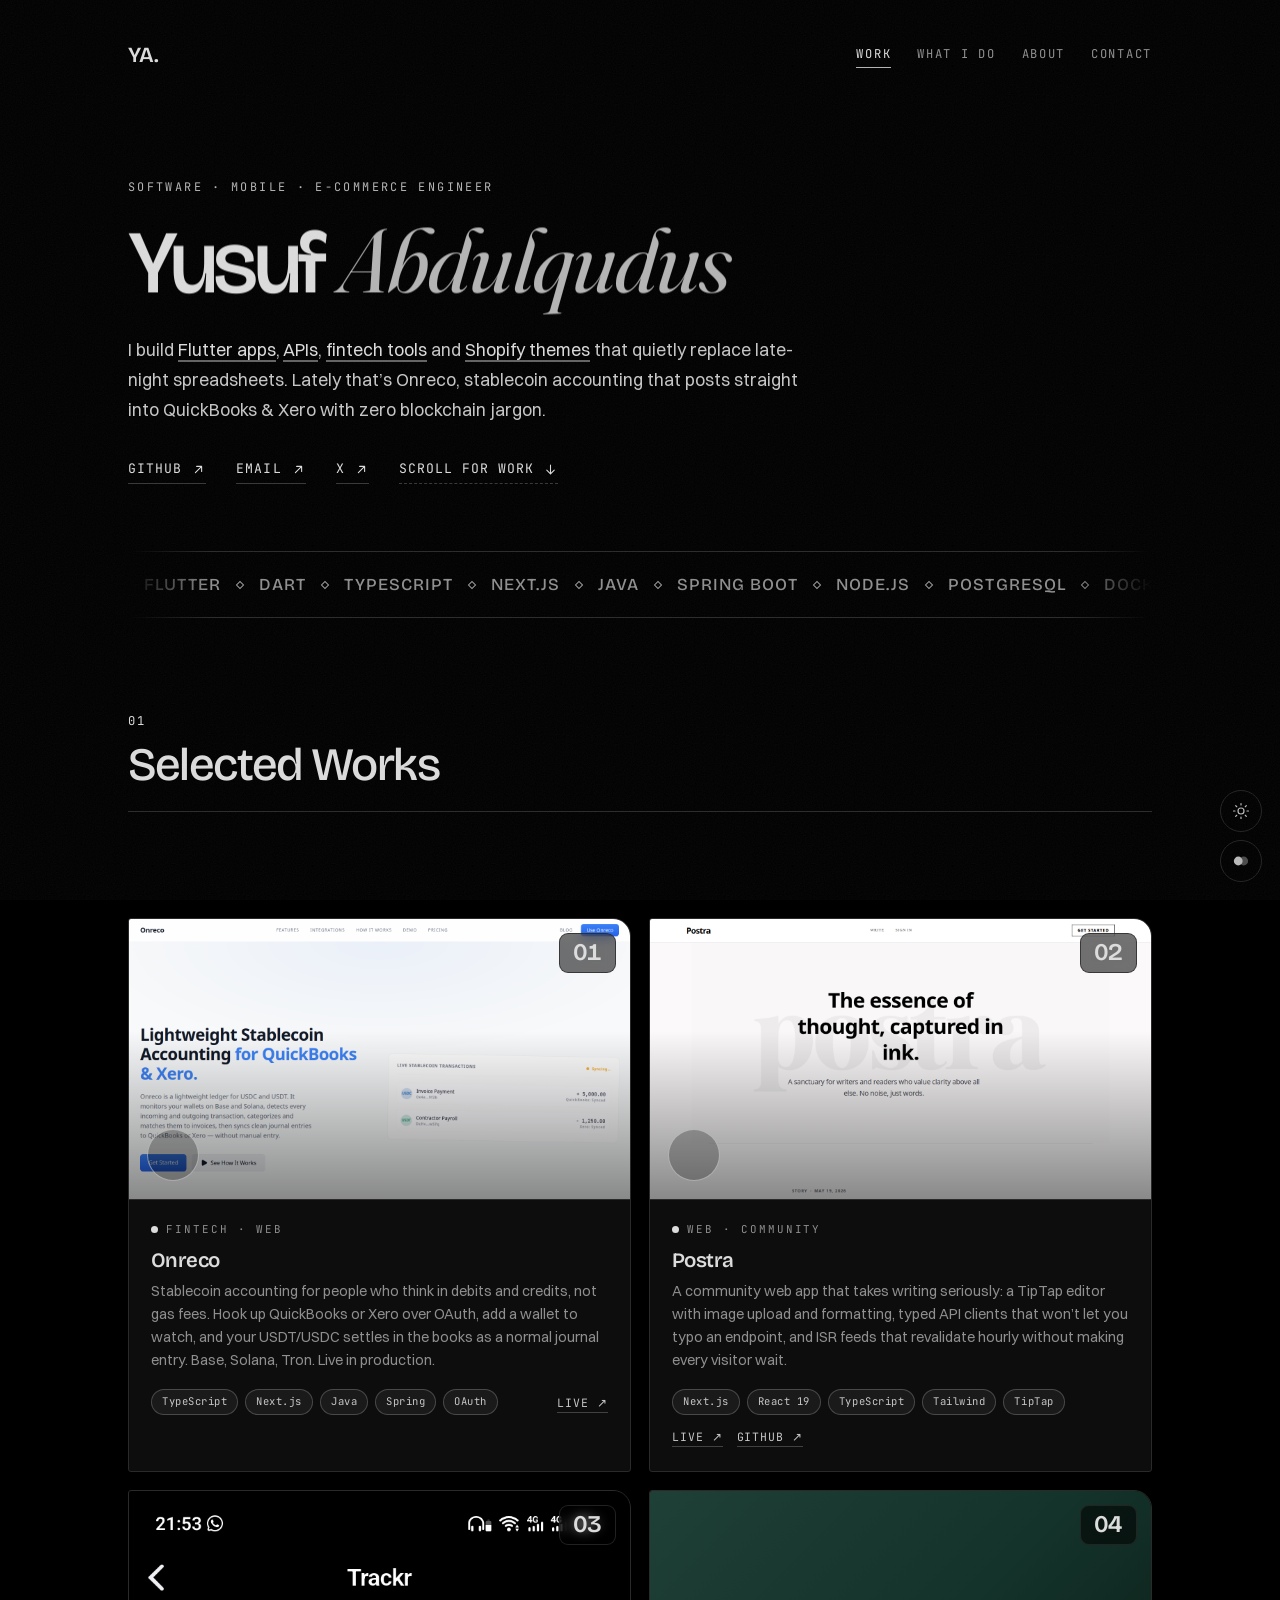
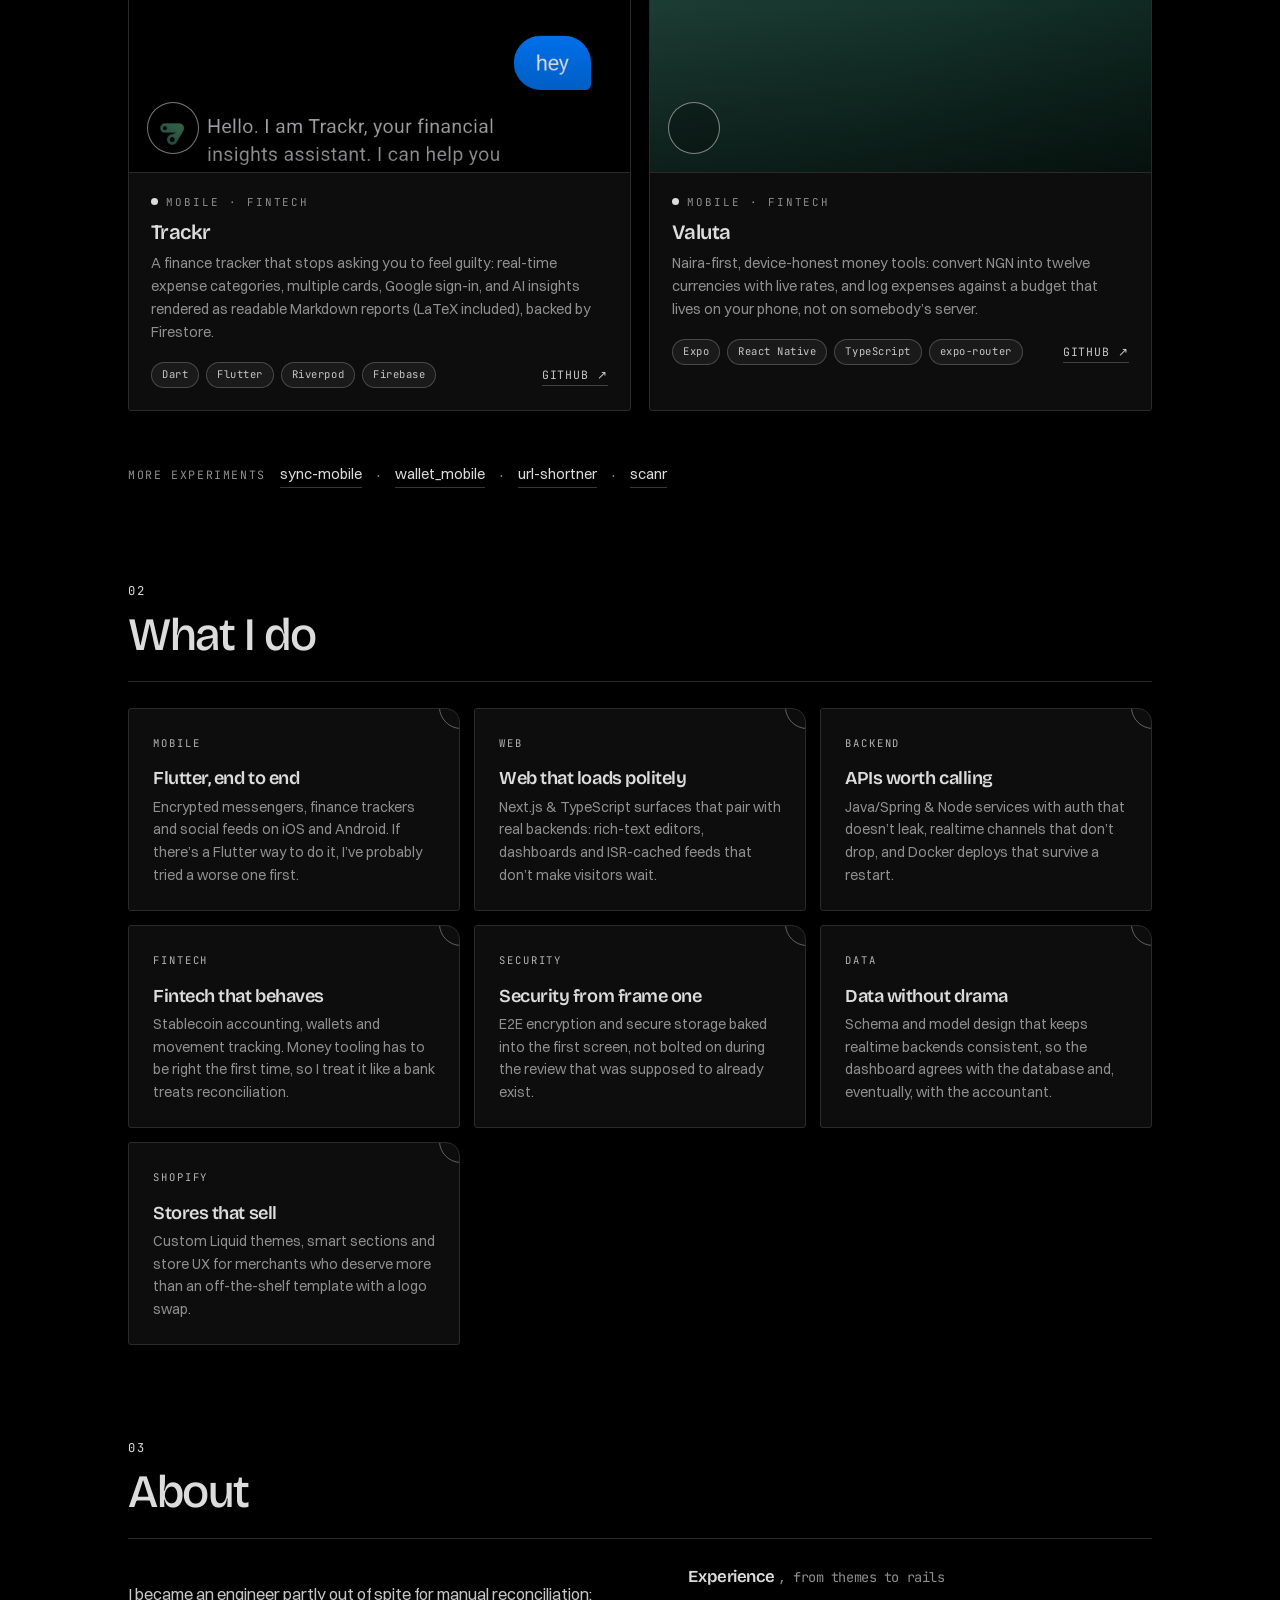
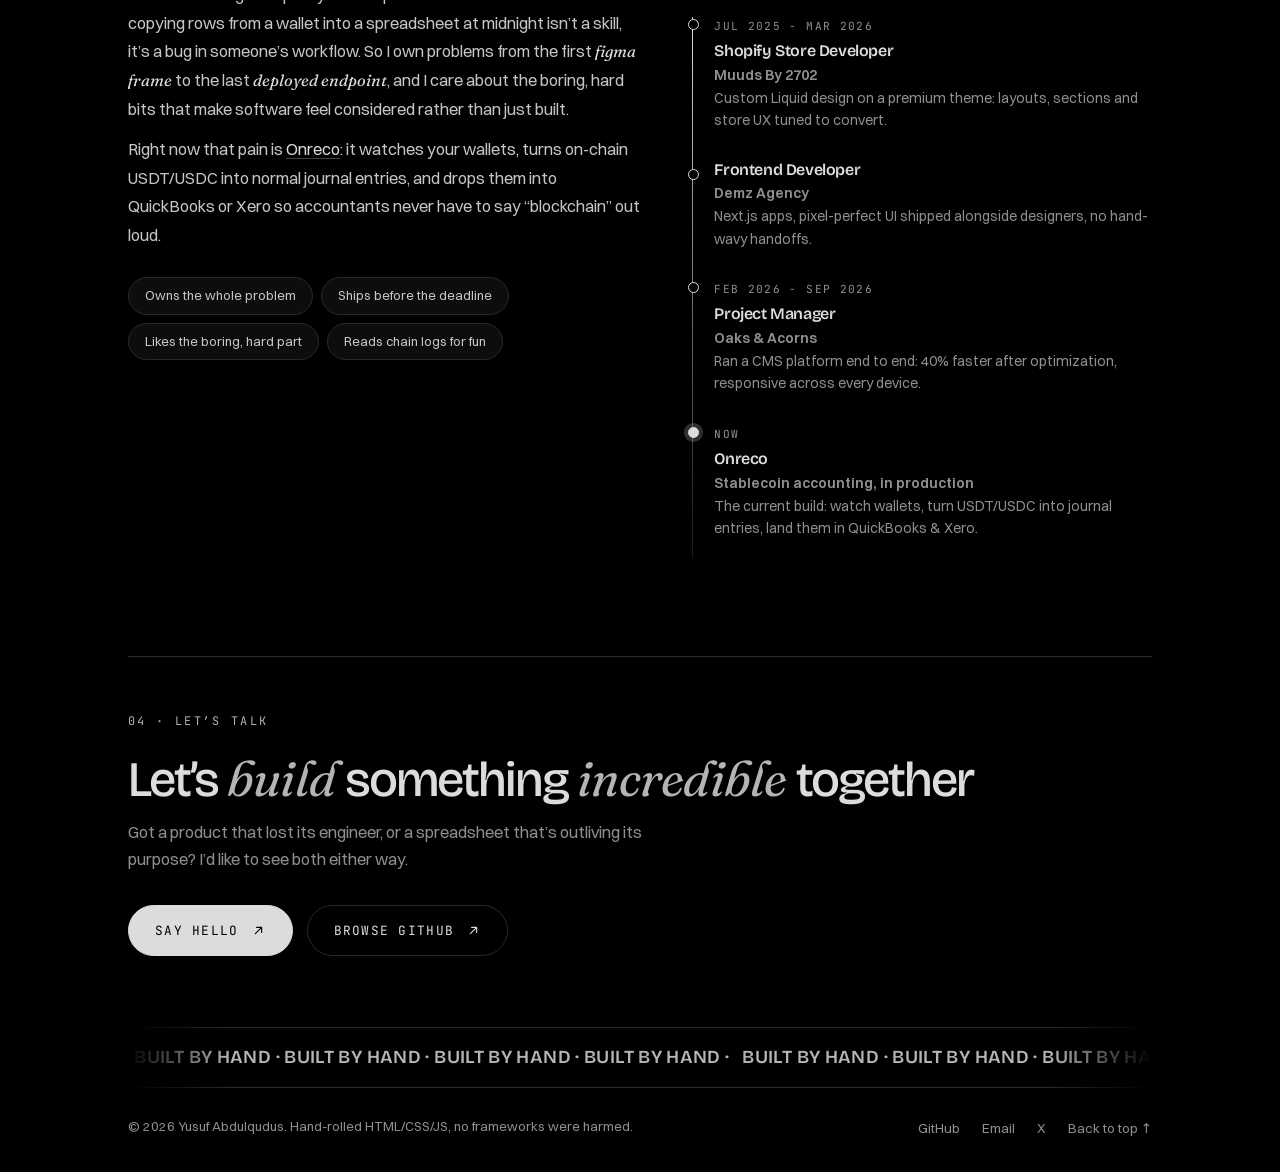
<file: index.html>
<!DOCTYPE html>
<html lang="en" data-palette="mono" data-theme="dark">
<head>
    <meta charset="UTF-8">
    <meta name="viewport" content="width=device-width, initial-scale=1.0">
    <meta name="description" content="Yusuf Abdulqudus, a software, mobile &amp; e-commerce engineer building Flutter apps, fintech tools, Liquid themes and the APIs behind them.">
    <meta name="theme-color" content="#000000">
    <link rel="canonical" href="https://techifydev1.github.io/yusuf-abdulqudus/">
    <meta property="og:type" content="website">
    <meta property="og:site_name" content="Yusuf Abdulqudus">
    <meta property="og:title" content="Yusuf Abdulqudus | Software, Mobile &amp; E-commerce Engineer">
    <meta property="og:description" content="Software, mobile &amp; e-commerce engineer building Flutter apps, fintech tools, Liquid themes and the APIs behind them.">
    <meta property="og:url" content="https://techifydev1.github.io/yusuf-abdulqudus/">
    <meta property="og:image" content="https://techifydev1.github.io/yusuf-abdulqudus/assets/images/og-image.png">
    <meta property="og:image:secure_url" content="https://techifydev1.github.io/yusuf-abdulqudus/assets/images/og-image.png">
    <meta property="og:image:width" content="1200">
    <meta property="og:image:height" content="630">
    <meta property="og:image:alt" content="Yusuf Abdulqudus, Software, Mobile &amp; E-commerce Engineer">
    <meta name="twitter:card" content="summary_large_image">
    <meta name="twitter:site" content="@techifydevx">
    <meta name="twitter:title" content="Yusuf Abdulqudus | Software, Mobile &amp; E-commerce Engineer">
    <meta name="twitter:description" content="Software, mobile &amp; e-commerce engineer building Flutter apps, fintech tools, Liquid themes and the APIs behind them.">
    <meta name="twitter:image" content="https://techifydev1.github.io/yusuf-abdulqudus/assets/images/og-image.png">
    <title>Yusuf Abdulqudus | Software, Mobile &amp; E-commerce Engineer</title>

    <link rel="icon" type="image/svg+xml" href="assets/favicon.svg">

    <link rel="preload" href="assets/fonts/bricolage-grotesque-latin.woff2" as="font" type="font/woff2" crossorigin>
    <link rel="stylesheet" href="css/fonts.css">
    <link rel="stylesheet" href="css/main.css">
</head>
<body>

    <div class="progress" id="progress" aria-hidden="true"></div>
    <div class="grain" aria-hidden="true"></div>

    <div class="wrap">

        <header class="site-nav reveal">
            <a class="brand" href="#top" aria-label="Back to top">
                YA<span class="brand-dot">.</span>
            </a>
            <nav class="nav-links" aria-label="Primary">
                <a href="#work">Work</a>
                <a href="#skills">What I do</a>
                <a href="#about">About</a>
                <a href="#contact">Contact</a>
            </nav>
        </header>

        <main>

            <!-- Hero -->
            <section class="hero" id="top">
                <p class="eyebrow reveal">Software · Mobile · E-commerce Engineer</p>
                <h1 class="hero-title">
                    Yusuf <span class="serif">Abdulqudus</span>
                </h1>
                <p class="lede reveal" style="--reveal-delay:.12s">
                    I build <em>Flutter apps</em>, <em>APIs</em>, <em>fintech tools</em>
                    and <em>Shopify themes</em> that quietly replace late-night spreadsheets.
                    Lately that’s Onreco, stablecoin accounting that posts straight into
                    QuickBooks &amp; Xero with zero blockchain jargon.
                </p>
                <div class="hero-links reveal" style="--reveal-delay:.18s">
                    <a class="text-link" href="https://github.com/techifydev1" target="_blank" rel="noopener">
                        <span class="link-label">GitHub</span>
                        <svg viewBox="0 0 24 24" aria-hidden="true"><path d="M7 17L17 7M9 7h8v8"/></svg>
                    </a>
                    <a class="text-link" href="mailto:" data-mailto>
                        <span class="link-label">Email</span>
                        <svg viewBox="0 0 24 24" aria-hidden="true"><path d="M7 17L17 7M9 7h8v8"/></svg>
                    </a>
                    <a class="text-link" href="https://x.com/techifydevx" target="_blank" rel="noopener">
                        <span class="link-label">X</span>
                        <svg viewBox="0 0 24 24" aria-hidden="true"><path d="M7 17L17 7M9 7h8v8"/></svg>
                    </a>
                    <a class="text-link" href="#work">
                        <span class="link-label">Scroll for work</span>
                        <svg viewBox="0 0 24 24" aria-hidden="true"><path d="M12 5v14M6 13l6 6 6-6"/></svg>
                    </a>
                </div>
            </section>

            <!-- Tool marquee -->
            <div class="marquee" aria-hidden="true">
                <div class="marquee-track" id="marqueeTrack">
                    <span>Flutter</span><i></i><span>Dart</span><i></i><span>TypeScript</span><i></i>
                    <span>Next.js</span><i></i><span>Java</span><i></i><span>Spring Boot</span><i></i>
                    <span>Node.js</span><i></i><span>PostgreSQL</span><i></i><span>Docker</span><i></i>
                    <span>React Native</span><i></i><span>Swift</span><i></i><span>Kotlin</span><i></i>
                    <span>Shopify</span><i></i><span>Liquid</span><i></i>
                </div>
            </div>

            <!-- Selected works -->
            <section class="section" id="work">
                <span class="section-head reveal">
                    <span class="index">01</span>
                    <h2>Selected Works</h2>
                </span>
                <p class="section-intro reveal">
                    A short list of things I’ve made that people can touch. One through-line:
                    finish the hard 10%, then polish the remaining 90%. A couple are live,
                    the rest are open source. Tap a card.
                </p>
                <div class="work-grid" id="workGrid">
                    <noscript>
                        <p class="muted">Enable JavaScript to load the project cards, or browse the
                        <a href="https://github.com/techifydev1" target="_blank" rel="noopener">GitHub profile</a>.</p>
                    </noscript>
                </div>
                <div class="more-row reveal">
                    <span class="more-label">More experiments</span>
                    <ul class="more-list" id="moreList"></ul>
                </div>
            </section>

            <!-- What I do -->
            <section class="section" id="skills">
                <span class="section-head reveal">
                    <span class="index">02</span>
                    <h2>What I do</h2>
                </span>
                <div class="skill-grid">
                    <article class="card card--plain reveal">
                        <span class="card-tag">Mobile</span>
                        <h3>Flutter, end to end</h3>
                        <p>Encrypted messengers, finance trackers and social feeds on iOS and Android. If there’s a Flutter way to do it, I’ve probably tried a worse one first.</p>
                    </article>
                    <article class="card card--plain reveal" style="--reveal-delay:.05s">
                        <span class="card-tag">Web</span>
                        <h3>Web that loads politely</h3>
                        <p>Next.js &amp; TypeScript surfaces that pair with real backends: rich-text editors, dashboards and ISR-cached feeds that don’t make visitors wait.</p>
                    </article>
                    <article class="card card--plain reveal" style="--reveal-delay:.1s">
                        <span class="card-tag">Backend</span>
                        <h3>APIs worth calling</h3>
                        <p>Java/Spring &amp; Node services with auth that doesn’t leak, realtime channels that don’t drop, and Docker deploys that survive a restart.</p>
                    </article>
                    <article class="card card--plain reveal">
                        <span class="card-tag">Fintech</span>
                        <h3>Fintech that behaves</h3>
                        <p>Stablecoin accounting, wallets and movement tracking. Money tooling has to be right the first time, so I treat it like a bank treats reconciliation.</p>
                    </article>
                    <article class="card card--plain reveal" style="--reveal-delay:.05s">
                        <span class="card-tag">Security</span>
                        <h3>Security from frame one</h3>
                        <p>E2E encryption and secure storage baked into the first screen, not bolted on during the review that was supposed to already exist.</p>
                    </article>
                    <article class="card card--plain reveal" style="--reveal-delay:.1s">
                        <span class="card-tag">Data</span>
                        <h3>Data without drama</h3>
                        <p>Schema and model design that keeps realtime backends consistent, so the dashboard agrees with the database and, eventually, with the accountant.</p>
                    </article>
                    <article class="card card--plain reveal">
                        <span class="card-tag">Shopify</span>
                        <h3>Stores that sell</h3>
                        <p>Custom Liquid themes, smart sections and store UX for merchants who deserve more than an off-the-shelf template with a logo swap.</p>
                    </article>
                </div>
            </section>

            <!-- About + timeline -->
            <section class="section" id="about">
                <span class="section-head reveal">
                    <span class="index">03</span>
                    <h2>About</h2>
                </span>

                <div class="about-grid">
                    <div class="about-copy">
                        <p class="reveal">
                            I became an engineer partly out of spite for manual reconciliation:
                            copying rows from a wallet into a spreadsheet at midnight isn’t a
                            skill, it’s a bug in someone’s workflow. So I own problems from the
                            first <em>figma frame</em> to the last <em>deployed endpoint</em>,
                            and I care about the boring, hard bits that make software feel
                            considered rather than just built.
                        </p>
                        <p class="reveal" style="--reveal-delay:.06s">
                            Right now that pain is <a href="https://www.onreco.xyz" target="_blank" rel="noopener">Onreco</a>:
                            it watches your wallets, turns on-chain USDT/USDC into normal journal
                            entries, and drops them into QuickBooks or Xero so accountants never
                            have to say “blockchain” out loud.
                        </p>
                        <div class="trait-row reveal" style="--reveal-delay:.12s" aria-label="Traits">
                            <span>Owns the whole problem</span>
                            <span>Ships before the deadline</span>
                            <span>Likes the boring, hard part</span>
                            <span>Reads chain logs for fun</span>
                        </div>
                    </div>

                    <div class="timeline reveal" style="--reveal-delay:.08s">
                        <h3 class="timeline-title">Experience <span class="muted">, from themes to rails</span></h3>
                        <ol class="cv-timeline" id="timeline">
                            <li class="cv-entry">
                                <span class="date">Jul 2025 - Mar 2026</span>
                                <h4>Shopify Store Developer</h4>
                                <p class="cv-where">Muuds By 2702</p>
                                <p>Custom Liquid design on a premium theme: layouts, sections and store UX tuned to convert.</p>
                            </li>
                            <li class="cv-entry">
                                <h4>Frontend Developer</h4>
                                <p class="cv-where">Demz Agency</p>
                                <p>Next.js apps, pixel-perfect UI shipped alongside designers, no hand-wavy handoffs.</p>
                            </li>
                            <li class="cv-entry">
                                <span class="date">Feb 2026 - Sep 2026</span>
                                <h4>Project Manager</h4>
                                <p class="cv-where">Oaks &amp; Acorns</p>
                                <p>Ran a CMS platform end to end: 40% faster after optimization, responsive across every device.</p>
                            </li>
                            <li class="cv-entry cv-entry--now">
                                <span class="date">Now</span>
                                <h4>Onreco</h4>
                                <p class="cv-where">Stablecoin accounting, in production</p>
                                <p>The current build: watch wallets, turn USDT/USDC into journal entries, land them in QuickBooks &amp; Xero.</p>
                            </li>
                        </ol>
                    </div>
                </div>
            </section>

            <!-- Contact -->
            <section class="section section--closing" id="contact">
                <p class="eyebrow reveal">04 · Let’s talk</p>
                <h2 class="closing-title reveal">
                    Let’s <em class="serif">build</em> something <em class="serif">incredible</em> together
                </h2>
                <p class="closing-sub reveal" style="--reveal-delay:.06s">
                    Got a product that lost its engineer, or a spreadsheet that’s outliving
                    its purpose? I’d like to see both either way.
                </p>
                <div class="cta-row reveal" style="--reveal-delay:.12s">
                    <a class="btn" href="mailto:" data-mailto>
                        <span class="btn-label">Say hello</span>
                        <svg viewBox="0 0 24 24" aria-hidden="true"><path d="M7 17L17 7M9 7h8v8"/></svg>
                    </a>
                    <a class="btn btn--ghost" href="https://github.com/techifydev1" target="_blank" rel="noopener">
                        <span class="btn-label">Browse GitHub</span>
                        <svg viewBox="0 0 24 24" aria-hidden="true"><path d="M7 17L17 7M9 7h8v8"/></svg>
                    </a>
                </div>
            </section>

        </main>

        <footer class="footer">
            <div class="footer-marquee" aria-hidden="true">
                <div class="footer-marquee-track">
                    <span>Built by hand · Built by hand · Built by hand · Built by hand ·</span>
                    <span>Built by hand · Built by hand · Built by hand · Built by hand ·</span>
                </div>
            </div>
            <div class="footer-row">
                <p class="footer-meta">
                    © <span id="year">2026</span> Yusuf Abdulqudus. Hand-rolled HTML/CSS/JS, no frameworks were harmed.
                </p>
                <ul class="footer-links">
                    <li><a href="https://github.com/techifydev1" target="_blank" rel="noopener">GitHub</a></li>
                    <li><a href="mailto:" data-mailto>Email</a></li>
                    <li><a href="https://x.com/techifydevx" target="_blank" rel="noopener">X</a></li>
                    <li><a href="#top">Back to top ↑</a></li>
                </ul>
            </div>
        </footer>

    </div>

    <!-- Floating controls -->
    <button class="toggle palette-toggle" id="paletteToggle" aria-label="Switch palette" title="Switch palette">
        <svg viewBox="0 0 40 40" aria-hidden="true">
            <circle class="swatch-a" cx="15" cy="20" r="8"/>
            <circle class="swatch-b" cx="25" cy="20" r="8"/>
        </svg>
    </button>
    <button class="toggle theme-toggle" id="themeToggle" aria-label="Toggle light / dark mode" title="Toggle light / dark mode">
        <svg class="icon-sun" viewBox="0 0 24 24" aria-hidden="true"><circle cx="12" cy="12" r="4"/><path d="M12 2v2M12 20v2M4.9 4.9l1.4 1.4M17.7 17.7l1.4 1.4M2 12h2M20 12h2M4.9 19.1l1.4-1.4M17.7 6.3l1.4-1.4"/></svg>
        <svg class="icon-moon" viewBox="0 0 24 24" aria-hidden="true"><path d="M21 12.8A9 9 0 1 1 11.2 3a7 7 0 0 0 9.8 9.8z"/></svg>
    </button>
    <button class="toggle to-top" id="toTop" aria-label="Back to top" title="Back to top">
        <svg viewBox="0 0 24 24" aria-hidden="true"><path d="M12 19V5M6 11l6-6 6 6"/></svg>
    </button>

    <script src="js/data/projects.js" defer></script>
    <script src="js/main.js" defer></script>
</body>
</html>
</file>
<file: css/fonts.css>
/* Self-hosted fonts (latin subsets). Compiled for local serving. */

@font-face {
  font-family: 'Bricolage Grotesque';
  font-style: normal;
  font-weight: 400 700;
  font-stretch: 100%;
  font-display: swap;
  src: url('../assets/fonts/bricolage-grotesque-latin-ext.woff2') format('woff2');
  unicode-range: U+0100-02BA, U+02BD-02C5, U+02C7-02CC, U+02CE-02D7, U+02DD-02FF, U+0304, U+0308, U+0329, U+1D00-1DBF, U+1E00-1E9F, U+1EF2-1EFF, U+2020, U+20A0-20AB, U+20AD-20C0, U+2113, U+2C60-2C7F, U+A720-A7FF;
}

@font-face {
  font-family: 'Bricolage Grotesque';
  font-style: normal;
  font-weight: 400 700;
  font-stretch: 100%;
  font-display: swap;
  src: url('../assets/fonts/bricolage-grotesque-latin.woff2') format('woff2');
  unicode-range: U+0000-00FF, U+0131, U+0152-0153, U+02BB-02BC, U+02C6, U+02DA, U+02DC, U+0304, U+0308, U+0329, U+2000-206F, U+20AC, U+2122, U+2191, U+2193, U+2212, U+2215, U+FEFF, U+FFFD;
}

@font-face {
  font-family: 'Fraunces';
  font-style: italic;
  font-weight: 400;
  font-display: swap;
  src: url('../assets/fonts/fraunces-latin-ext.woff2') format('woff2');
  unicode-range: U+0100-02BA, U+02BD-02C5, U+02C7-02CC, U+02CE-02D7, U+02DD-02FF, U+0304, U+0308, U+0329, U+1D00-1DBF, U+1E00-1E9F, U+1EF2-1EFF, U+2020, U+20A0-20AB, U+20AD-20C0, U+2113, U+2C60-2C7F, U+A720-A7FF;
}

@font-face {
  font-family: 'Fraunces';
  font-style: italic;
  font-weight: 400;
  font-display: swap;
  src: url('../assets/fonts/fraunces-latin.woff2') format('woff2');
  unicode-range: U+0000-00FF, U+0131, U+0152-0153, U+02BB-02BC, U+02C6, U+02DA, U+02DC, U+0304, U+0308, U+0329, U+2000-206F, U+20AC, U+2122, U+2191, U+2193, U+2212, U+2215, U+FEFF, U+FFFD;
}

@font-face {
  font-family: 'JetBrains Mono';
  font-style: normal;
  font-weight: 400;
  font-display: swap;
  src: url('../assets/fonts/jetbrains-mono-latin-ext.woff2') format('woff2');
  unicode-range: U+0100-02BA, U+02BD-02C5, U+02C7-02CC, U+02CE-02D7, U+02DD-02FF, U+0304, U+0308, U+0329, U+1D00-1DBF, U+1E00-1E9F, U+1EF2-1EFF, U+2020, U+20A0-20AB, U+20AD-20C0, U+2113, U+2C60-2C7F, U+A720-A7FF;
}

@font-face {
  font-family: 'JetBrains Mono';
  font-style: normal;
  font-weight: 400;
  font-display: swap;
  src: url('../assets/fonts/jetbrains-mono-latin.woff2') format('woff2');
  unicode-range: U+0000-00FF, U+0131, U+0152-0153, U+02BB-02BC, U+02C6, U+02DA, U+02DC, U+0304, U+0308, U+0329, U+2000-206F, U+20AC, U+2122, U+2191, U+2193, U+2212, U+2215, U+FEFF, U+FFFD;
}

@font-face {
  font-family: 'Switzer';
  src: url('../assets/fonts/switzer-400.woff2') format('woff2');
  font-weight: 400;
  font-display: swap;
  font-style: normal;
}

@font-face {
  font-family: 'Switzer';
  src: url('../assets/fonts/switzer-500.woff2') format('woff2');
  font-weight: 500;
  font-display: swap;
  font-style: normal;
}

@font-face {
  font-family: 'Switzer';
  src: url('../assets/fonts/switzer-600.woff2') format('woff2');
  font-weight: 600;
  font-display: swap;
  font-style: normal;
}
</file>
<file: css/main.css>
/* ============ Fonts ============ */
:root {
    --font-display: "Bricolage Grotesque", "Switzer", system-ui, sans-serif;
    --font-sans: "Switzer", "Inter", system-ui, -apple-system, sans-serif;
    --font-serif: "Fraunces", Georgia, serif;
    --font-mono: "JetBrains Mono", ui-monospace, SFMono-Regular, Menlo, monospace;
}

/* ============ Tokens: mono · dark (default) ============ */
:root {
    color-scheme: dark;
    --background: #000000;
    --surface: #0d0d0d;
    --surface-raised: #171717;
    --border: #2a2a2a;
    --text: #dcdcdc;
    --ink-2: #c6c6c6;
    --muted: #8f8f8f;
    --accent: #dcdcdc;
    --accent-2: #b4b4b4;
    --ghost: #1a1a1a;
    --body-image: none;
    --body-size: auto;
    --h1-glow: none;
    --card-cover-tint: #111;
}

/* ============ Tokens: mono · light ============ */
:root[data-theme="light"] {
    color-scheme: light;
    --background: #ffffff;
    --surface: #fafafa;
    --surface-raised: #f2f2f2;
    --border: #e2e2e2;
    --text: #111111;
    --ink-2: #3d3d3d;
    --muted: #6b6b6b;
    --accent: #111111;
    --accent-2: #4d4d4d;
    --ghost: #f4f4f4;
    --card-cover-tint: #f2f3f5;
}

/* ============ Tokens: terra · dark ============ */
:root[data-palette="terra"] {
    color-scheme: dark;
    --background: #0e0b08;
    --surface: #181410;
    --surface-raised: #221b15;
    --border: #4b3b26;
    --text: #ebdcc9;
    --ink-2: #d1bfa8;
    --muted: #a89a84;
    --accent: #8a4638;
    --accent-2: #ac7a66;
    --ghost: #1d1611;
    --h1-glow: 0 1px 22px rgba(235, 220, 201, .07);
    --card-cover-tint: #181410;
}

/* ============ Tokens: terra · light ============ */
:root[data-palette="terra"][data-theme="light"] {
    color-scheme: light;
    --background: #ebdcc9;
    --surface: #dcccb7;
    --surface-raised: #d1b4a1;
    --border: #9a8a76;
    --text: #3a2b17;
    --ink-2: #55452f;
    --muted: #6b5d4c;
    --accent: #8a4638;
    --accent-2: #7d392f;
    --ghost: #ddcab2;
    --card-cover-tint: #dcccb7;
    --body-image:
        linear-gradient(30deg, rgba(75, 59, 38, .07) 1px, transparent 1px),
        linear-gradient(120deg, rgba(75, 59, 38, .07) 1px, transparent 1px);
    --body-size: 52px 90px, 52px 90px;
}

/* ============ Base ============ */
* { box-sizing: border-box; }

html {
    scroll-behavior: smooth;
    scroll-padding-top: 28px;
}

body,
a,
button,
.card,
.work-card {
    transition: background-color .45s ease, color .45s ease, border-color .45s ease, box-shadow .45s ease;
}

body {
    margin: 0;
    min-height: 100vh;
    color: var(--text);
    background-color: var(--background);
    background-image: var(--body-image);
    background-size: var(--body-size);
    font-family: var(--font-sans);
    font-size: 16px;
    line-height: 1.66;
    -webkit-font-smoothing: antialiased;
    text-rendering: optimizeLegibility;
}

::selection { background: color-mix(in srgb, var(--accent) 42%, transparent); color: var(--text); }

h1, h2, h3, h4 {
    font-family: var(--font-display);
    font-weight: 500;
    line-height: 1.12;
    letter-spacing: -.025em;
    margin: 0;
}

h1 { text-shadow: var(--h1-glow); }
strong { color: var(--accent-2); font-weight: 600; }

em.serif, .serif {
    font-family: var(--font-serif);
    font-style: italic;
    font-weight: 500;
    color: var(--accent-2);
    letter-spacing: -.01em;
}

a {
    color: var(--text);
    text-decoration-thickness: 1px;
    text-decoration-color: color-mix(in srgb, var(--text) 30%, transparent);
    text-underline-offset: 3px;
}
a:hover { text-decoration-color: var(--text); }
:root[data-palette="terra"] a { color: var(--accent-2); }
:root[data-palette="terra"] a:hover { color: var(--text); }

p { margin: .75em 0; }
.muted { color: var(--muted); }

::placeholder { color: var(--muted); }

svg { display: block; }

img { max-width: 100%; height: auto; }

/* ============ Layout ============ */
.wrap {
    max-width: 1080px;
    margin: 0 auto;
    padding: 38px 28px 0;
}

/* ============ Nav ============ */
.site-nav {
    display: flex;
    align-items: center;
    justify-content: space-between;
    gap: 20px;
    margin-bottom: 6.5rem;
    color: var(--muted);
    font-family: var(--font-mono);
    font-size: .76rem;
    letter-spacing: .14em;
    text-transform: uppercase;
}

.brand {
    display: inline-flex;
    align-items: baseline;
    font-family: var(--font-display);
    font-size: 1.35rem;
    font-weight: 600;
    letter-spacing: 0;
    color: var(--text);
    text-decoration: none;
}
.brand-dot { color: var(--accent); }

.nav-links { display: flex; flex-wrap: wrap; gap: 8px 26px; }
.nav-links a {
    position: relative;
    padding-bottom: 4px;
    color: inherit;
    text-decoration: none;
}
.nav-links a::after {
    content: "";
    position: absolute;
    bottom: 0;
    left: 0;
    width: 100%;
    height: 1px;
    background: var(--accent-2);
    transform: scaleX(0);
    transform-origin: left;
    transition: transform .25s ease;
}
.nav-links a:hover { color: var(--text); }
.nav-links a:hover::after,
.nav-links a.is-active::after { transform: scaleX(1); }
.nav-links a.is-active { color: var(--text); }

/* ============ Hero ============ */
.hero { max-width: 820px; padding-bottom: 4.2rem; }

.eyebrow {
    margin: 0 0 1.3rem;
    color: var(--accent-2);
    font-family: var(--font-mono);
    font-size: .74rem;
    letter-spacing: .2em;
    text-transform: uppercase;
}

.hero-title {
    margin: 0;
    font-size: clamp(2.75rem, 8.5vw, 5.6rem);
    line-height: .93;
    letter-spacing: -.05em;
    font-weight: 500;
    animation: hero-rise .8s cubic-bezier(.22, .61, .36, 1) both;
    will-change: transform;
}
@keyframes hero-rise {
    from { transform: translateY(1.6rem); }
    to { transform: none; }
}
.hero-title .serif { font-weight: 500; }

.lede {
    max-width: 42rem;
    margin: 1.9rem 0 2.1rem;
    color: var(--ink-2);
    font-size: 1.1rem;
    line-height: 1.7;
}
.lede em { color: var(--text); font-style: normal; text-decoration-line: underline; text-decoration-color: color-mix(in srgb, var(--accent) 45%, transparent); text-decoration-thickness: 2px; text-underline-offset: 4px; }

.hero-links { display: flex; flex-wrap: wrap; gap: 14px 30px; }

.text-link {
    display: inline-flex;
    align-items: center;
    gap: 9px;
    text-decoration: none;
    font-family: var(--font-mono);
    font-size: .82rem;
    letter-spacing: .08em;
    text-transform: uppercase;
    color: var(--text);
    padding-bottom: 3px;
    border-bottom: 1px solid color-mix(in srgb, var(--text) 25%, transparent);
}
.text-link svg { width: 15px; height: 15px; fill: none; stroke: currentColor; stroke-width: 1.7; stroke-linecap: round; stroke-linejoin: round; transition: transform .25s ease; }
.text-link:last-child { border-bottom-style: dashed; }
.text-link:hover { color: var(--accent-2); border-bottom-color: var(--accent); }
.text-link:hover svg { transform: translate(2px, -2px); }

/* ============ Marquee ============ */
.marquee {
    position: relative;
    overflow: hidden;
    padding: 1.15rem 0;
    margin-bottom: 1rem;
    border-top: 1px solid var(--border);
    border-bottom: 1px solid var(--border);
    -webkit-mask-image: linear-gradient(90deg, transparent, #000 8%, #000 92%, transparent);
    mask-image: linear-gradient(90deg, transparent, #000 8%, #000 92%, transparent);
    user-select: none;
}
.marquee-track {
    display: flex;
    align-items: center;
    gap: 0;
    width: max-content;
    white-space: nowrap;
    animation: marquee 40s linear infinite;
    will-change: transform;
}
.marquee:hover .marquee-track { animation-play-state: paused; }
.marquee-track span {
    font-family: var(--font-display);
    font-size: 1.05rem;
    font-weight: 500;
    letter-spacing: .06em;
    text-transform: uppercase;
    color: var(--muted);
    padding: 0 1rem;
}
.marquee-track i {
    width: 6px;
    height: 6px;
    border: 1px solid var(--accent);
    transform: rotate(45deg);
    opacity: .7;
    flex: none;
}

@keyframes marquee {
    to { transform: translateX(-50%); }
}

/* ============ Sections ============ */
.section { margin-top: 5.8rem; }

.section-head {
    display: block;
    padding-bottom: 1.2rem;
    border-bottom: 1px solid var(--border);
}
.section-head .index {
    display: block;
    margin-bottom: .55rem;
    color: var(--accent);
    font-family: var(--font-mono);
    font-size: .76rem;
    letter-spacing: .16em;
}
.section-head h2 { font-size: clamp(1.9rem, 4.5vw, 2.9rem); letter-spacing: -.03em; }

.section-intro {
    max-width: 40rem;
    margin: 1.15rem 0 2.2rem;
    color: var(--muted);
    font-size: .98rem;
}

/* ============ Work grid ============ */
.work-grid {
    display: grid;
    grid-template-columns: repeat(2, minmax(0, 1fr));
    gap: 18px;
}

.work-card {
    display: flex;
    flex-direction: column;
    overflow: hidden;
    text-decoration: none;
    border: 1px solid var(--border);
    border-radius: 3px 18px 3px 3px;
    background: var(--surface);
    transition: border-color .22s ease, transform .3s ease;
}
.work-card:hover { border-color: var(--accent); transform: translateY(-3px); }
:root[data-palette="terra"] .work-card { color: var(--text); }
:root[data-palette="terra"] .work-card:hover { color: var(--text); }

.work-cover {
    position: relative;
    display: block;
    aspect-ratio: 16 / 9;
    overflow: hidden;
    background-color: var(--card-cover-tint);
    background-image: var(--cover, linear-gradient(135deg, #333, #111));
    border-bottom: 1px solid var(--border);
}
.work-img {
    position: absolute;
    inset: 0;
    width: 100%;
    height: 100%;
    object-fit: cover;
    object-position: top center;
    transition: transform .7s cubic-bezier(.22, 1, .36, 1);
}
.work-card:hover .work-img { transform: scale(1.06); }
.work-cover::after {
    content: "";
    position: absolute;
    inset: 0;
    background: linear-gradient(180deg, transparent 40%, color-mix(in srgb, var(--background) 45%, transparent));
}
.work-index {
    position: absolute;
    top: 14px;
    right: 14px;
    z-index: 2;
    padding: 3px 13px 4px;
    font-family: var(--font-display);
    font-size: clamp(1.15rem, 2.4vw, 1.5rem);
    font-weight: 600;
    font-variant-numeric: tabular-nums;
    line-height: 1.3;
    letter-spacing: -.02em;
    color: var(--text);
    background: color-mix(in srgb, var(--background) 55%, transparent);
    -webkit-backdrop-filter: blur(6px);
    backdrop-filter: blur(6px);
    border: 1px solid color-mix(in srgb, var(--border) 80%, transparent);
    border-radius: 9px;
    transition: transform .3s ease;
}
.work-card:hover .work-index { transform: translateY(-2px); }
.work-orb {
    position: absolute;
    left: 18px;
    bottom: 18px;
    z-index: 2;
    width: 52px;
    height: 52px;
    border: 1.5px solid color-mix(in srgb, var(--text) 55%, transparent);
    border-radius: 50%;
    background: color-mix(in srgb, var(--background) 25%, transparent);
    transition: transform .4s ease;
}
.work-card:hover .work-orb { transform: scale(1.18) rotate(12deg); }

.work-body { display: flex; flex-direction: column; flex: 1; padding: 20px 22px 22px; }
.work-type {
    font-family: var(--font-mono);
    font-size: .68rem;
    letter-spacing: .18em;
    text-transform: uppercase;
    color: var(--muted);
    display: flex;
    align-items: center;
    gap: 8px;
}
.work-type::before {
    content: "";
    width: 7px;
    height: 7px;
    border-radius: 50%;
    background: var(--accent);
    flex: none;
}
.work-title {
    text-decoration: none;
    border-bottom: 1px solid transparent;
    transition: border-color .2s ease, color .2s ease;
}
.work-title:hover { border-bottom-color: var(--accent); }
.work-body h3 { margin: .7rem 0 .45rem; font-size: 1.28rem; font-weight: 600; }
.work-body p { margin: 0; color: var(--muted); font-size: .9rem; line-height: 1.6; }

.work-meta {
    display: flex;
    align-items: flex-end;
    justify-content: space-between;
    gap: 12px;
    flex-wrap: wrap;
    margin-top: 1.1rem;
}
.work-tags { display: flex; flex-wrap: wrap; gap: 7px; }
.pill {
    padding: 3px 10px;
    border: 1px solid color-mix(in srgb, var(--muted) 40%, transparent);
    border-radius: 999px;
    font-family: var(--font-mono);
    font-size: .66rem;
    letter-spacing: .05em;
    color: var(--ink-2);
    background: var(--ghost);
}
.work-links { display: flex; gap: 14px; padding-bottom: 2px; }
.work-links a {
    font-family: var(--font-mono);
    font-size: .72rem;
    letter-spacing: .08em;
    text-transform: uppercase;
    text-decoration: none;
    color: var(--ink-2);
    border-bottom: 1px solid color-mix(in srgb, var(--text) 25%, transparent);
}
.work-links a:hover { color: var(--accent-2); border-bottom-color: var(--accent); }

/* more row */
.more-row { display: flex; align-items: baseline; gap: 14px; flex-wrap: wrap; margin-top: 3.2rem; }
.more-label { color: var(--muted); font-family: var(--font-mono); font-size: .72rem; letter-spacing: .14em; text-transform: uppercase; }
.more-list { display: flex; flex-wrap: wrap; list-style: none; padding: 0; margin: 0; gap: 6px 0; }
.more-list li { display: flex; align-items: center; }
.more-list li:not(:last-child)::after { content: "·"; margin: 0 12px; color: var(--accent); opacity: .6; }
.more-list a { font-size: .92rem; text-decoration: none; border-bottom: 1px solid color-mix(in srgb, var(--text) 25%, transparent); }

/* ============ Skills ============ */
.skill-grid {
    display: grid;
    grid-template-columns: repeat(3, 1fr);
    gap: 14px;
    margin-top: 1.6rem;
}

.card--plain {
    position: relative;
    display: flex;
    flex-direction: column;
    padding: 26px 24px 24px;
    min-height: 190px;
    overflow: hidden;
    border: 1px solid var(--border);
    border-radius: 3px 14px 3px 3px;
    background: var(--surface);
    transition: border-color .2s ease, transform .25s ease;
}
.card--plain:hover { border-color: var(--accent); transform: translateY(-2px); }
.card--plain::before {
    content: "";
    position: absolute;
    top: -24px;
    right: -24px;
    width: 42px;
    height: 42px;
    border: 1px solid var(--accent);
    border-radius: 50%;
    opacity: .4;
    transition: transform .35s ease, opacity .35s ease;
}
.card--plain:hover::before { transform: scale(2); opacity: .9; }

.card-tag {
    font-family: var(--font-mono);
    font-size: .66rem;
    letter-spacing: .18em;
    text-transform: uppercase;
    color: var(--accent-2);
    margin-bottom: 1rem;
}
.card--plain h3 { font-size: 1.14rem; font-weight: 600; }
.card--plain p { margin: .45rem 0 0; color: var(--muted); font-size: .88rem; line-height: 1.6; }

/* ============ About ============ */
.about-grid {
    display: grid;
    grid-template-columns: 1.05fr .95fr;
    gap: 48px;
    margin-top: 1.8rem;
    align-items: start;
}

.about-copy p { font-size: 1.02rem; color: var(--ink-2); line-height: 1.75; }
.about-copy p em {
    font-family: var(--font-serif);
    font-style: italic;
    color: var(--text);
}

.trait-row { display: flex; flex-wrap: wrap; gap: 8px; margin-top: 1.7rem; }
.trait-row span {
    padding: 7px 16px;
    border: 1px solid var(--border);
    border-radius: 999px;
    font-size: .82rem;
    color: var(--ink-2);
    background: var(--surface);
}

/* timeline */
.timeline-title { font-size: 1.05rem; font-weight: 600; margin-bottom: 1.5rem; }
.timeline-title .muted { font-size: .85rem; font-family: var(--font-mono); font-weight: 400; text-transform: lowercase; }

.cv-timeline { position: relative; list-style: none; margin: 0; padding: 0 0 0 26px; }
.cv-timeline::before {
    content: "";
    position: absolute;
    top: 6px;
    bottom: 6px;
    left: 4px;
    width: 1px;
    background: linear-gradient(180deg, var(--accent), color-mix(in srgb, var(--border) 60%, transparent));
}
.cv-entry { position: relative; padding-bottom: 1.5rem; }
.cv-entry::before {
    content: "";
    position: absolute;
    top: .5rem;
    left: -26px;
    width: 9px;
    height: 9px;
    border: 1.5px solid var(--accent);
    border-radius: 50%;
    background: var(--background);
}
.cv-entry .date {
    font-family: var(--font-mono);
    font-size: .7rem;
    letter-spacing: .12em;
    color: var(--muted);
    text-transform: uppercase;
}
.cv-entry h4 { margin: .3rem 0 .25rem; font-size: 1rem; font-weight: 600; }
.cv-where {
    margin: 0 0 .35rem;
    color: var(--accent-2);
    font-size: .86rem;
    font-weight: 600;
}
.cv-entry--now::before { background: var(--accent); box-shadow: 0 0 0 4px color-mix(in srgb, var(--accent) 22%, transparent); }
.cv-entry p { margin: 0; color: var(--muted); font-size: .88rem; line-height: 1.6; }

/* ============ Closing / contact ============ */
.section--closing { padding: 3.4rem 0 3.4rem; border-top: 1px solid var(--border); }

.closing-title {
    font-size: clamp(2rem, 6vw, 3.1rem);
    line-height: 1.08;
    letter-spacing: -.04em;
    font-weight: 500;
}
.closing-sub { max-width: 34rem; color: var(--muted); font-size: 1.02rem; }

.cta-row { display: flex; flex-wrap: wrap; gap: 14px; margin-top: 2rem; }

a.btn {
    display: inline-flex;
    align-items: center;
    gap: 12px;
    padding: 14px 26px;
    border-radius: 999px;
    text-decoration: none;
    font-family: var(--font-mono);
    font-size: .8rem;
    letter-spacing: .1em;
    text-transform: uppercase;
    background: var(--text);
    background-image: none;
    color: var(--background);
    border: 1px solid var(--text);
    white-space: nowrap;
    transition: transform .25s ease, background-color .3s ease, color .3s ease, border-color .3s ease;
}
a.btn:hover {
    transform: translateY(-2px);
    background-color: var(--accent);
    border-color: var(--accent);
    color: var(--background);
    box-shadow: none;
}
a.btn svg { width: 15px; height: 15px; fill: none; stroke: currentColor; stroke-width: 1.8; stroke-linecap: round; stroke-linejoin: round; transition: transform .25s ease; }
a.btn:hover svg { transform: translate(2px, -2px); }

a.btn--ghost { background: transparent; color: var(--text); border-color: var(--border); box-shadow: none; }
a.btn--ghost:hover { color: var(--accent-2); border-color: var(--accent); box-shadow: none; }

/* ============ Footer ============ */
.footer { margin-top: 1rem; }

.footer-marquee {
    overflow: hidden;
    border-top: 1px solid var(--border);
    border-bottom: 1px solid var(--border);
    padding: .9rem 0;
    -webkit-mask-image: linear-gradient(90deg, transparent, #000 10%, #000 90%, transparent);
    mask-image: linear-gradient(90deg, transparent, #000 10%, #000 90%, transparent);
    user-select: none;
}
.footer-marquee-track {
    display: flex;
    width: max-content;
    white-space: nowrap;
    animation: marquee 46s linear infinite;
    will-change: transform;
}
.footer-marquee-track span {
    font-family: var(--font-display);
    font-size: 1.15rem;
    font-weight: 600;
    letter-spacing: .02em;
    text-transform: uppercase;
    color: var(--accent-2);
    padding: 0 .4rem;
    white-space: nowrap;
}

.footer-row {
    display: flex;
    align-items: center;
    justify-content: space-between;
    gap: 18px;
    flex-wrap: wrap;
    padding: 1.6rem 0 2rem;
}
.footer-meta { margin: 0; color: var(--muted); font-size: .82rem; }
.footer-links { display: flex; flex-wrap: wrap; gap: 6px 22px; list-style: none; margin: 0; padding: 0; }
.footer-links a { color: var(--muted); font-size: .84rem; text-decoration: none; border-bottom: 1px solid transparent; }
.footer-links a:hover { color: var(--text); border-bottom-color: var(--accent); }

/* ============ Floating controls ============ */
.toggle {
    position: fixed;
    right: calc(18px + env(safe-area-inset-right, 0px));
    z-index: 80;
    display: grid;
    place-items: center;
    width: 42px;
    height: 42px;
    padding: 0;
    color: var(--text);
    background: color-mix(in srgb, var(--background) 78%, transparent);
    -webkit-backdrop-filter: blur(10px);
    backdrop-filter: blur(10px);
    border: 1px solid var(--border);
    border-radius: 50%;
    cursor: pointer;
    opacity: .85;
    transition: border-color .2s ease, opacity .25s ease, background-color .45s ease, color .45s ease;
}
.toggle:hover { opacity: 1; border-color: var(--accent); }

.palette-toggle { bottom: calc(18px + env(safe-area-inset-bottom, 0px)); }
.theme-toggle { bottom: calc(68px + env(safe-area-inset-bottom, 0px)); }
.to-top {
    bottom: calc(118px + env(safe-area-inset-bottom, 0px));
    z-index: 70;
    visibility: hidden;
    opacity: 0;
    transform: translateY(6px);
}
.to-top.is-shown { visibility: visible; opacity: .85; transform: none; }

.palette-toggle svg { width: 22px; height: 22px; }
.swatch-a { fill: var(--text); transition: fill .45s ease; }
.swatch-b { fill: color-mix(in srgb, var(--text) 40%, transparent); transition: fill .45s ease; }
:root[data-palette="terra"] .swatch-a { fill: var(--accent); }
:root[data-palette="terra"] .swatch-b { fill: var(--text); }

.theme-toggle svg { width: 18px; height: 18px; fill: none; stroke: currentColor; stroke-width: 1.6; stroke-linecap: round; stroke-linejoin: round; }
.theme-toggle .icon-moon { display: none; }
:root[data-theme="light"] .theme-toggle .icon-sun { display: none; }
:root[data-theme="light"] .theme-toggle .icon-moon { display: block; }

.to-top svg { width: 18px; height: 18px; fill: none; stroke: currentColor; stroke-width: 1.6; stroke-linecap: round; stroke-linejoin: round; }

/* ============ Progress + grain ============ */
.progress {
    position: fixed;
    top: 0;
    left: 0;
    z-index: 100;
    width: 0;
    height: 2px;
    background: linear-gradient(90deg, var(--accent), var(--accent-2));
    transition: width .1s linear;
}

.grain {
    position: fixed;
    inset: 0;
    z-index: 90;
    pointer-events: none;
    opacity: .05;
    background-image: url("data:image/svg+xml,%3Csvg xmlns='http://www.w3.org/2000/svg' width='160' height='160'%3E%3Cfilter id='n'%3E%3CfeTurbulence type='fractalNoise' baseFrequency='.9' numOctaves='2'/%3E%3C/filter%3E%3Crect width='100%25' height='100%25' filter='url(%23n)'/%3E%3C/svg%3E");
}
:root[data-theme="light"] .grain { opacity: .07; }

/* Screenshot / OG mode: hide floating UI so the banner stays clean */
.og-shot .toggle, .og-shot .to-top, .og-shot .progress { display: none; }

/* ============ Reveal ============ */
.reveal {
    opacity: 0;
    transform: translateY(16px);
    transition: opacity .65s ease, transform .65s cubic-bezier(.22, 1, .36, 1);
    transition-delay: var(--reveal-delay, 0s);
}
.reveal.is-visible { opacity: 1; transform: none; }

/* ============ Responsive ============ */
@media (max-width: 860px) {
    .site-nav { margin-bottom: 4.5rem; }
    .skill-grid { grid-template-columns: repeat(2, 1fr); }
    .about-grid { grid-template-columns: 1fr; gap: 36px; }
    .work-grid { grid-template-columns: 1fr; }
}

@media (max-width: 620px) {
    .wrap { padding: 26px 18px 0; }
    .site-nav { align-items: flex-start; margin-bottom: 3.5rem; }
    .nav-links { justify-content: flex-end; gap: 6px 16px; }
    .skill-grid { grid-template-columns: 1fr; }
    .hero { padding-bottom: 3.2rem; }
    .lede { font-size: 1rem; }
    .section { margin-top: 4.4rem; }
    .footer-row { flex-direction: column; align-items: flex-start; }
    .cv-timeline { padding-left: 22px; }
    .cv-entry::before { left: -22px; }
}

@media (prefers-reduced-motion: reduce) {
    html { scroll-behavior: auto; }
    .marquee-track, .footer-marquee-track, .hero-title { animation: none; }
    .reveal { opacity: 1; transform: none; transition: none; }
    .work-card:hover, .card--plain:hover, a.btn:hover { transform: none; }
    .reveal { transition: opacity .01s ease; }
}
</file>
